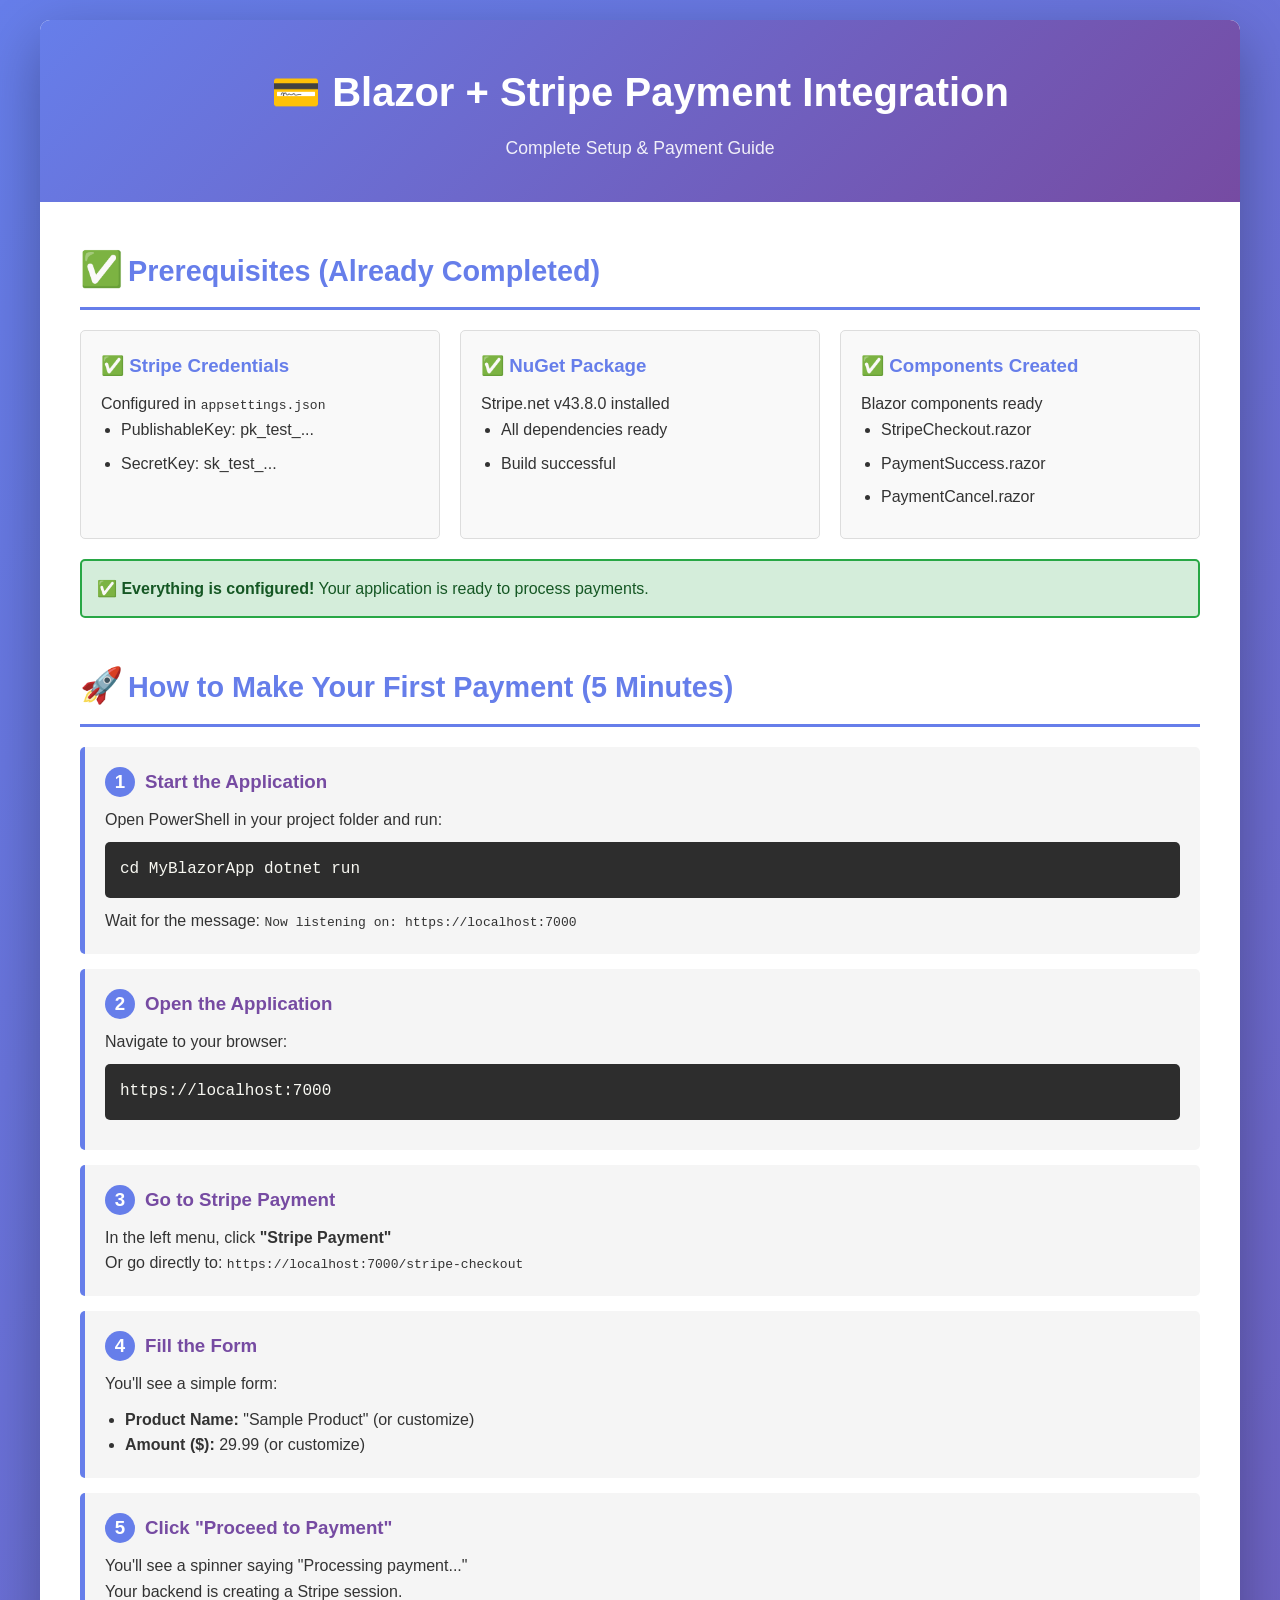
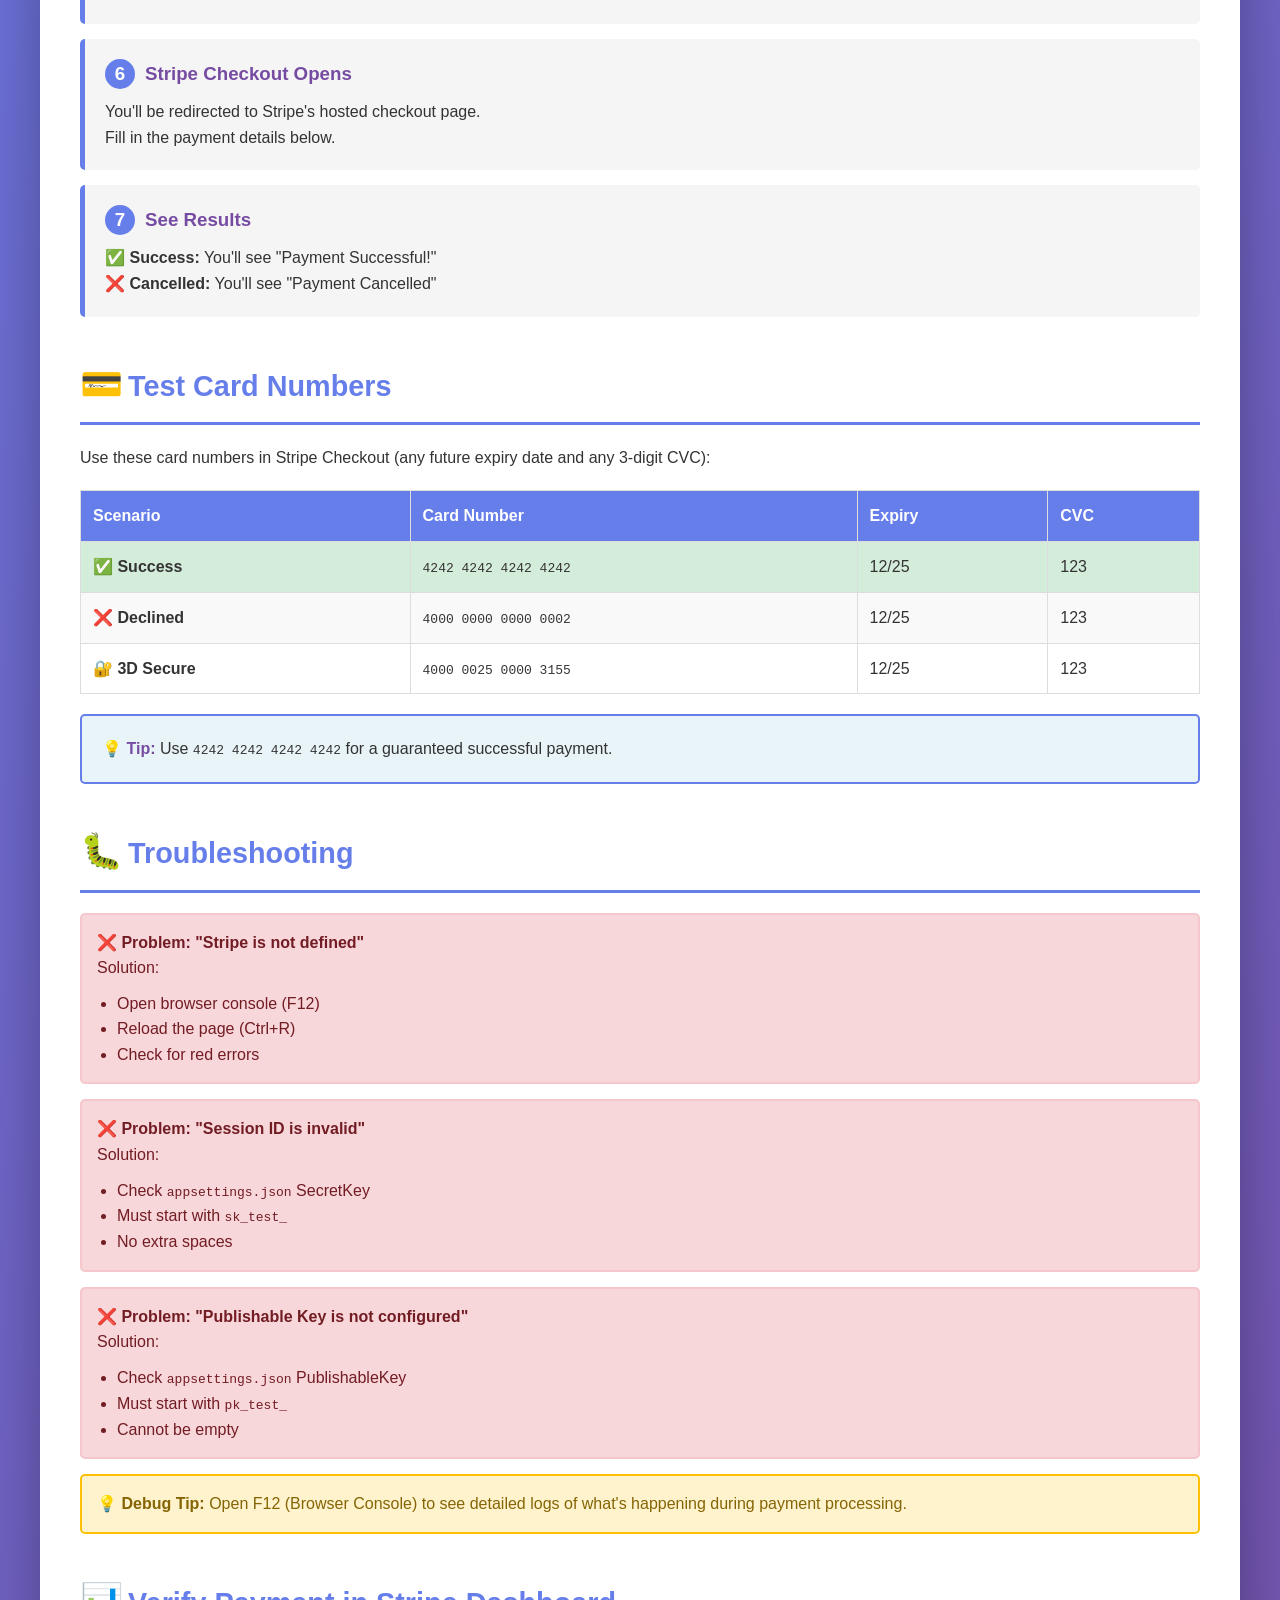
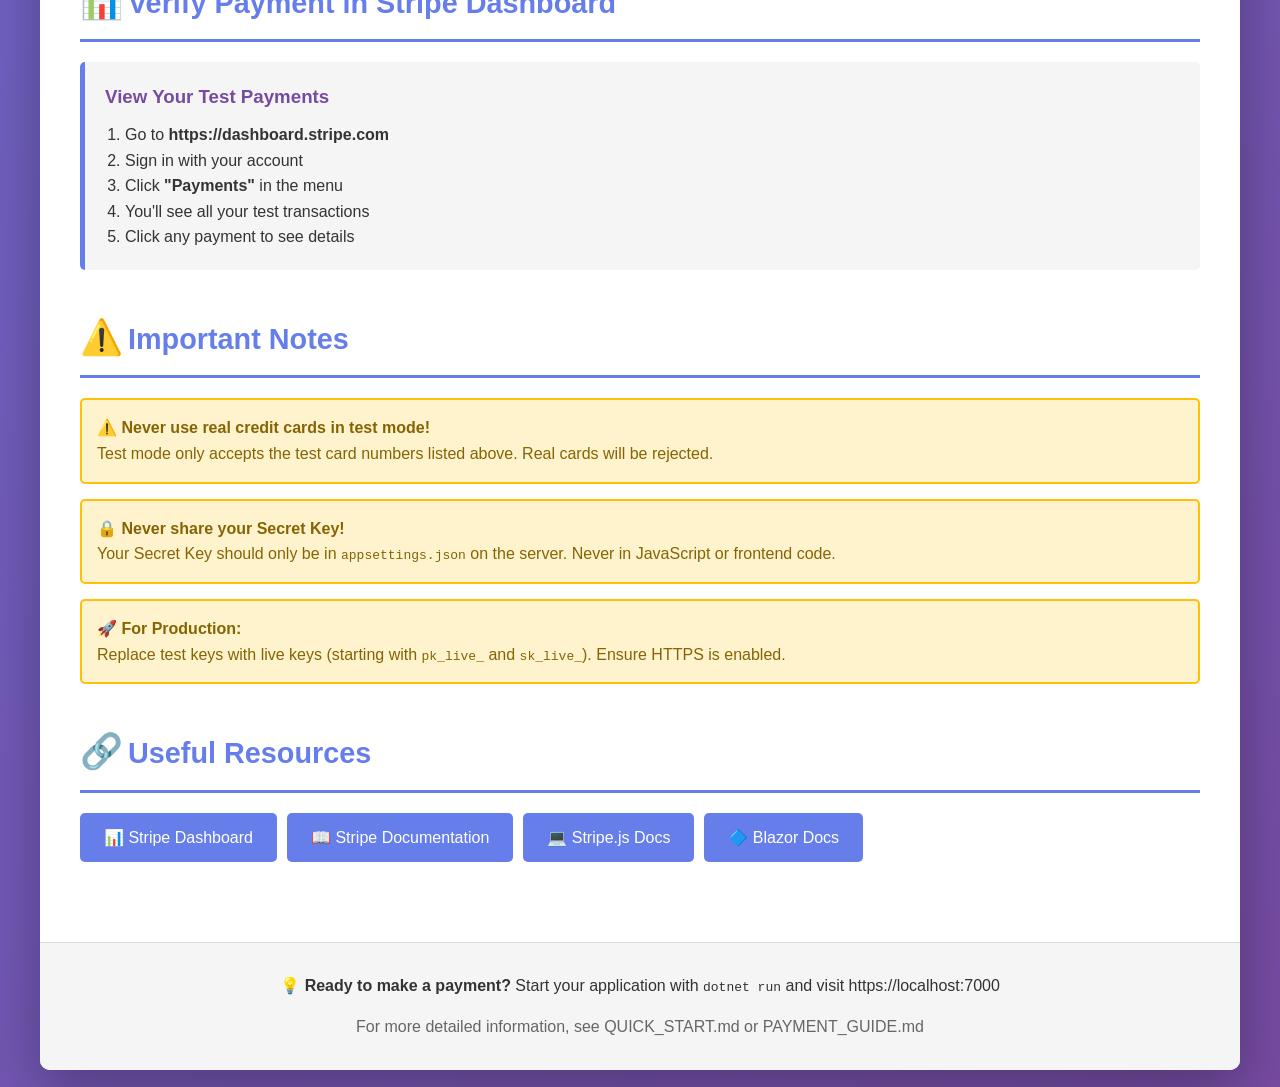
<file: wwwroot/stripe-setup-guide.html>
<!DOCTYPE html>
<html lang="en">
<head>
    <meta charset="UTF-8">
    <meta name="viewport" content="width=device-width, initial-scale=1.0">
    <title>Blazor + Stripe Payment Setup</title>
    <style>
        * {
            margin: 0;
            padding: 0;
            box-sizing: border-box;
        }
        
        body {
            font-family: -apple-system, BlinkMacSystemFont, 'Segoe UI', Roboto, Oxygen, Ubuntu, Cantarell, sans-serif;
            line-height: 1.6;
            color: #333;
            background: linear-gradient(135deg, #667eea 0%, #764ba2 100%);
            min-height: 100vh;
            padding: 20px;
        }
        
        .container {
            max-width: 1200px;
            margin: 0 auto;
            background: white;
            border-radius: 10px;
            box-shadow: 0 20px 60px rgba(0,0,0,0.3);
            overflow: hidden;
        }
        
        .header {
            background: linear-gradient(135deg, #667eea 0%, #764ba2 100%);
            color: white;
            padding: 40px;
            text-align: center;
        }
        
        .header h1 {
            font-size: 2.5em;
            margin-bottom: 10px;
        }
        
        .header p {
            font-size: 1.1em;
            opacity: 0.9;
        }
        
        .content {
            padding: 40px;
        }
        
        .section {
            margin-bottom: 40px;
        }
        
        .section h2 {
            color: #667eea;
            margin-bottom: 20px;
            font-size: 1.8em;
            border-bottom: 3px solid #667eea;
            padding-bottom: 10px;
        }
        
        .step {
            background: #f5f5f5;
            padding: 20px;
            margin-bottom: 15px;
            border-left: 5px solid #667eea;
            border-radius: 5px;
        }
        
        .step h3 {
            color: #764ba2;
            margin-bottom: 10px;
            display: flex;
            align-items: center;
            gap: 10px;
        }
        
        .step-number {
            background: #667eea;
            color: white;
            width: 30px;
            height: 30px;
            border-radius: 50%;
            display: flex;
            align-items: center;
            justify-content: center;
            font-weight: bold;
        }
        
        .code-block {
            background: #2d2d2d;
            color: #f8f8f2;
            padding: 15px;
            border-radius: 5px;
            margin: 10px 0;
            overflow-x: auto;
            font-family: 'Courier New', monospace;
        }
        
        .card-info {
            background: #e8f4f8;
            border: 2px solid #667eea;
            padding: 20px;
            border-radius: 5px;
            margin: 15px 0;
        }
        
        .card-info strong {
            color: #764ba2;
        }
        
        .success {
            background: #d4edda;
            border: 2px solid #28a745;
            color: #155724;
            padding: 15px;
            border-radius: 5px;
            margin: 15px 0;
        }
        
        .warning {
            background: #fff3cd;
            border: 2px solid #ffc107;
            color: #856404;
            padding: 15px;
            border-radius: 5px;
            margin: 15px 0;
        }
        
        .error {
            background: #f8d7da;
            border: 2px solid #f5c6cb;
            color: #721c24;
            padding: 15px;
            border-radius: 5px;
            margin: 15px 0;
        }
        
        .button-group {
            display: flex;
            gap: 10px;
            flex-wrap: wrap;
            margin: 20px 0;
        }
        
        .button {
            background: #667eea;
            color: white;
            padding: 12px 24px;
            border: none;
            border-radius: 5px;
            cursor: pointer;
            font-size: 1em;
            transition: background 0.3s;
            text-decoration: none;
            display: inline-block;
        }
        
        .button:hover {
            background: #764ba2;
        }
        
        .button.secondary {
            background: #6c757d;
        }
        
        .button.secondary:hover {
            background: #5a6268;
        }
        
        table {
            width: 100%;
            border-collapse: collapse;
            margin: 20px 0;
        }
        
        table th,
        table td {
            border: 1px solid #ddd;
            padding: 12px;
            text-align: left;
        }
        
        table th {
            background: #667eea;
            color: white;
        }
        
        table tr:nth-child(even) {
            background: #f9f9f9;
        }
        
        .footer {
            background: #f5f5f5;
            padding: 30px;
            border-top: 1px solid #ddd;
            text-align: center;
        }
        
        .emoji {
            font-size: 1.2em;
            margin-right: 5px;
        }
        
        .grid {
            display: grid;
            grid-template-columns: repeat(auto-fit, minmax(300px, 1fr));
            gap: 20px;
            margin: 20px 0;
        }
        
        .grid-item {
            background: #f9f9f9;
            border: 1px solid #ddd;
            padding: 20px;
            border-radius: 5px;
        }
        
        .grid-item h3 {
            color: #667eea;
            margin-bottom: 10px;
        }
        
        .grid-item ul {
            margin-left: 20px;
        }
        
        .grid-item li {
            margin-bottom: 8px;
        }
    </style>
</head>
<body>
    <div class="container">
        <div class="header">
            <h1>💳 Blazor + Stripe Payment Integration</h1>
            <p>Complete Setup & Payment Guide</p>
        </div>
        
        <div class="content">
            <!-- Prerequisites Section -->
            <section class="section">
                <h2><span class="emoji">✅</span>Prerequisites (Already Completed)</h2>
                
                <div class="grid">
                    <div class="grid-item">
                        <h3>✅ Stripe Credentials</h3>
                        <p>Configured in <code>appsettings.json</code></p>
                        <ul>
                            <li>PublishableKey: pk_test_...</li>
                            <li>SecretKey: sk_test_...</li>
                        </ul>
                    </div>
                    <div class="grid-item">
                        <h3>✅ NuGet Package</h3>
                        <p>Stripe.net v43.8.0 installed</p>
                        <ul>
                            <li>All dependencies ready</li>
                            <li>Build successful</li>
                        </ul>
                    </div>
                    <div class="grid-item">
                        <h3>✅ Components Created</h3>
                        <p>Blazor components ready</p>
                        <ul>
                            <li>StripeCheckout.razor</li>
                            <li>PaymentSuccess.razor</li>
                            <li>PaymentCancel.razor</li>
                        </ul>
                    </div>
                </div>
                
                <div class="success">
                    <strong>✅ Everything is configured!</strong> Your application is ready to process payments.
                </div>
            </section>
            
            <!-- How to Make a Payment -->
            <section class="section">
                <h2><span class="emoji">🚀</span>How to Make Your First Payment (5 Minutes)</h2>
                
                <div class="step">
                    <h3><span class="step-number">1</span>Start the Application</h3>
                    <p>Open PowerShell in your project folder and run:</p>
                    <div class="code-block">cd MyBlazorApp
dotnet run</div>
                    <p>Wait for the message: <code>Now listening on: https://localhost:7000</code></p>
                </div>
                
                <div class="step">
                    <h3><span class="step-number">2</span>Open the Application</h3>
                    <p>Navigate to your browser:</p>
                    <div class="code-block">https://localhost:7000</div>
                </div>
                
                <div class="step">
                    <h3><span class="step-number">3</span>Go to Stripe Payment</h3>
                    <p>In the left menu, click <strong>"Stripe Payment"</strong></p>
                    <p>Or go directly to: <code>https://localhost:7000/stripe-checkout</code></p>
                </div>
                
                <div class="step">
                    <h3><span class="step-number">4</span>Fill the Form</h3>
                    <p>You'll see a simple form:</p>
                    <ul style="margin-left: 20px; margin-top: 10px;">
                        <li><strong>Product Name:</strong> "Sample Product" (or customize)</li>
                        <li><strong>Amount ($):</strong> 29.99 (or customize)</li>
                    </ul>
                </div>
                
                <div class="step">
                    <h3><span class="step-number">5</span>Click "Proceed to Payment"</h3>
                    <p>You'll see a spinner saying "Processing payment..."</p>
                    <p>Your backend is creating a Stripe session.</p>
                </div>
                
                <div class="step">
                    <h3><span class="step-number">6</span>Stripe Checkout Opens</h3>
                    <p>You'll be redirected to Stripe's hosted checkout page.</p>
                    <p>Fill in the payment details below.</p>
                </div>
                
                <div class="step">
                    <h3><span class="step-number">7</span>See Results</h3>
                    <p>✅ <strong>Success:</strong> You'll see "Payment Successful!"</p>
                    <p>❌ <strong>Cancelled:</strong> You'll see "Payment Cancelled"</p>
                </div>
            </section>
            
            <!-- Test Cards -->
            <section class="section">
                <h2><span class="emoji">💳</span>Test Card Numbers</h2>
                <p>Use these card numbers in Stripe Checkout (any future expiry date and any 3-digit CVC):</p>
                
                <table>
                    <thead>
                        <tr>
                            <th>Scenario</th>
                            <th>Card Number</th>
                            <th>Expiry</th>
                            <th>CVC</th>
                        </tr>
                    </thead>
                    <tbody>
                        <tr style="background: #d4edda;">
                            <td><strong>✅ Success</strong></td>
                            <td><code>4242 4242 4242 4242</code></td>
                            <td>12/25</td>
                            <td>123</td>
                        </tr>
                        <tr>
                            <td><strong>❌ Declined</strong></td>
                            <td><code>4000 0000 0000 0002</code></td>
                            <td>12/25</td>
                            <td>123</td>
                        </tr>
                        <tr>
                            <td><strong>🔐 3D Secure</strong></td>
                            <td><code>4000 0025 0000 3155</code></td>
                            <td>12/25</td>
                            <td>123</td>
                        </tr>
                    </tbody>
                </table>
                
                <div class="card-info">
                    <strong>💡 Tip:</strong> Use <code>4242 4242 4242 4242</code> for a guaranteed successful payment.
                </div>
            </section>
            
            <!-- Troubleshooting -->
            <section class="section">
                <h2><span class="emoji">🐛</span>Troubleshooting</h2>
                
                <div class="error">
                    <strong>❌ Problem: "Stripe is not defined"</strong>
                    <p>Solution:</p>
                    <ul style="margin-left: 20px; margin-top: 10px;">
                        <li>Open browser console (F12)</li>
                        <li>Reload the page (Ctrl+R)</li>
                        <li>Check for red errors</li>
                    </ul>
                </div>
                
                <div class="error">
                    <strong>❌ Problem: "Session ID is invalid"</strong>
                    <p>Solution:</p>
                    <ul style="margin-left: 20px; margin-top: 10px;">
                        <li>Check <code>appsettings.json</code> SecretKey</li>
                        <li>Must start with <code>sk_test_</code></li>
                        <li>No extra spaces</li>
                    </ul>
                </div>
                
                <div class="error">
                    <strong>❌ Problem: "Publishable Key is not configured"</strong>
                    <p>Solution:</p>
                    <ul style="margin-left: 20px; margin-top: 10px;">
                        <li>Check <code>appsettings.json</code> PublishableKey</li>
                        <li>Must start with <code>pk_test_</code></li>
                        <li>Cannot be empty</li>
                    </ul>
                </div>
                
                <div class="warning">
                    <strong>💡 Debug Tip:</strong> Open F12 (Browser Console) to see detailed logs of what's happening during payment processing.
                </div>
            </section>
            
            <!-- Verify Payment -->
            <section class="section">
                <h2><span class="emoji">📊</span>Verify Payment in Stripe Dashboard</h2>
                
                <div class="step">
                    <h3>View Your Test Payments</h3>
                    <ol style="margin-left: 20px; margin-top: 10px;">
                        <li>Go to <strong>https://dashboard.stripe.com</strong></li>
                        <li>Sign in with your account</li>
                        <li>Click <strong>"Payments"</strong> in the menu</li>
                        <li>You'll see all your test transactions</li>
                        <li>Click any payment to see details</li>
                    </ol>
                </div>
            </section>
            
            <!-- Important Notes -->
            <section class="section">
                <h2><span class="emoji">⚠️</span>Important Notes</h2>
                
                <div class="warning">
                    <strong>⚠️ Never use real credit cards in test mode!</strong>
                    <p>Test mode only accepts the test card numbers listed above. Real cards will be rejected.</p>
                </div>
                
                <div class="warning">
                    <strong>🔒 Never share your Secret Key!</strong>
                    <p>Your Secret Key should only be in <code>appsettings.json</code> on the server. Never in JavaScript or frontend code.</p>
                </div>
                
                <div class="warning">
                    <strong>🚀 For Production:</strong>
                    <p>Replace test keys with live keys (starting with <code>pk_live_</code> and <code>sk_live_</code>). Ensure HTTPS is enabled.</p>
                </div>
            </section>
            
            <!-- Quick Links -->
            <section class="section">
                <h2><span class="emoji">🔗</span>Useful Resources</h2>
                
                <div class="button-group">
                    <a href="https://dashboard.stripe.com" class="button" target="_blank">
                        📊 Stripe Dashboard
                    </a>
                    <a href="https://docs.stripe.com" class="button" target="_blank">
                        📖 Stripe Documentation
                    </a>
                    <a href="https://stripe.com/docs/stripe-js" class="button" target="_blank">
                        💻 Stripe.js Docs
                    </a>
                    <a href="https://learn.microsoft.com/en-us/aspnet/core/blazor" class="button" target="_blank">
                        🔷 Blazor Docs
                    </a>
                </div>
            </section>
        </div>
        
        <div class="footer">
            <p>💡 <strong>Ready to make a payment?</strong> Start your application with <code>dotnet run</code> and visit https://localhost:7000</p>
            <p style="margin-top: 15px; color: #666;">
                For more detailed information, see QUICK_START.md or PAYMENT_GUIDE.md
            </p>
        </div>
    </div>
</body>
</html>
</file>
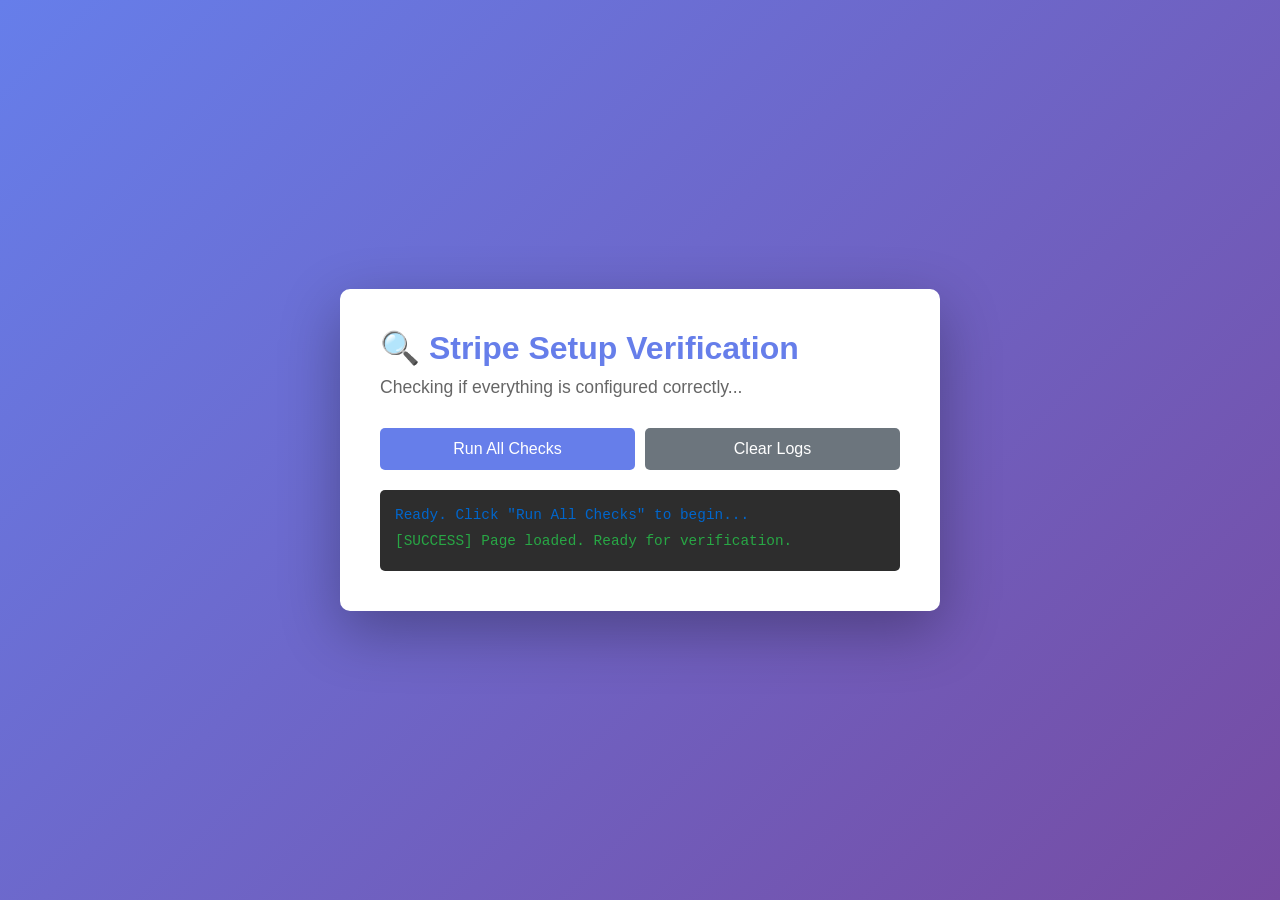
<file: wwwroot/verify-setup.html>
<!DOCTYPE html>
<html lang="en">
<head>
    <meta charset="UTF-8">
    <meta name="viewport" content="width=device-width, initial-scale=1.0">
    <title>Stripe Setup Verification</title>
    <style>
        * {
            margin: 0;
            padding: 0;
            box-sizing: border-box;
        }
        
        body {
            font-family: -apple-system, BlinkMacSystemFont, 'Segoe UI', Roboto, sans-serif;
            background: linear-gradient(135deg, #667eea 0%, #764ba2 100%);
            min-height: 100vh;
            display: flex;
            align-items: center;
            justify-content: center;
            padding: 20px;
        }
        
        .container {
            background: white;
            border-radius: 10px;
            box-shadow: 0 20px 60px rgba(0,0,0,0.3);
            max-width: 600px;
            width: 100%;
            padding: 40px;
        }
        
        h1 {
            color: #667eea;
            margin-bottom: 10px;
            font-size: 2em;
        }
        
        .subtitle {
            color: #666;
            margin-bottom: 30px;
            font-size: 1.1em;
        }
        
        .check-item {
            display: flex;
            align-items: center;
            padding: 15px;
            margin-bottom: 10px;
            background: #f9f9f9;
            border-left: 5px solid #ddd;
            border-radius: 5px;
            transition: all 0.3s;
        }
        
        .check-item.success {
            background: #d4edda;
            border-left-color: #28a745;
        }
        
        .check-item.error {
            background: #f8d7da;
            border-left-color: #dc3545;
        }
        
        .check-item.loading {
            background: #e7f3ff;
            border-left-color: #0066cc;
        }
        
        .icon {
            font-size: 1.5em;
            margin-right: 15px;
            min-width: 30px;
            text-align: center;
        }
        
        .text {
            flex: 1;
        }
        
        .label {
            font-weight: bold;
            color: #333;
            display: block;
            margin-bottom: 5px;
        }
        
        .description {
            font-size: 0.9em;
            color: #666;
        }
        
        .button-group {
            display: flex;
            gap: 10px;
            margin-top: 30px;
            flex-wrap: wrap;
        }
        
        button {
            flex: 1;
            padding: 12px;
            border: none;
            border-radius: 5px;
            font-size: 1em;
            cursor: pointer;
            transition: all 0.3s;
            min-width: 150px;
        }
        
        .btn-primary {
            background: #667eea;
            color: white;
        }
        
        .btn-primary:hover {
            background: #764ba2;
        }
        
        .btn-secondary {
            background: #6c757d;
            color: white;
        }
        
        .btn-secondary:hover {
            background: #5a6268;
        }
        
        .console-log {
            background: #2d2d2d;
            color: #f8f8f2;
            padding: 15px;
            border-radius: 5px;
            margin-top: 20px;
            max-height: 300px;
            overflow-y: auto;
            font-family: 'Courier New', monospace;
            font-size: 0.9em;
            line-height: 1.4;
        }
        
        .log-line {
            margin-bottom: 5px;
        }
        
        .log-success { color: #28a745; }
        .log-error { color: #dc3545; }
        .log-info { color: #0066cc; }
        .log-warn { color: #ffc107; }
        
        .summary {
            background: #e7f3ff;
            border: 2px solid #0066cc;
            border-radius: 5px;
            padding: 20px;
            margin-top: 20px;
        }
        
        .summary h3 {
            color: #0066cc;
            margin-bottom: 10px;
        }
        
        .summary p {
            color: #333;
            margin-bottom: 8px;
            line-height: 1.6;
        }
    </style>
</head>
<body>
    <div class="container">
        <h1>🔍 Stripe Setup Verification</h1>
        <p class="subtitle">Checking if everything is configured correctly...</p>
        
        <div id="checks"></div>
        
        <div class="button-group">
            <button class="btn-primary" onclick="runAllChecks()">Run All Checks</button>
            <button class="btn-secondary" onclick="clearLogs()">Clear Logs</button>
        </div>
        
        <div class="console-log" id="console">
            <div class="log-line log-info">Ready. Click "Run All Checks" to begin...</div>
        </div>
        
        <div class="summary" id="summary" style="display: none;">
            <h3>✅ Summary</h3>
            <p id="summary-text"></p>
        </div>
    </div>

    <script>
        const checks = [
            {
                name: 'Stripe.js Loaded',
                test: () => typeof Stripe !== 'undefined',
                description: 'Check if Stripe.js library is loaded'
            },
            {
                name: 'Window Object Available',
                test: () => typeof window !== 'undefined',
                description: 'Check if window object is accessible'
            },
            {
                name: 'redirectToCheckout Function',
                test: () => typeof window.redirectToCheckout === 'function',
                description: 'Check if payment redirect function exists'
            },
            {
                name: 'checkStripeExists Function',
                test: () => typeof window.checkStripeExists === 'function',
                description: 'Check if Stripe verification function exists'
            },
            {
                name: 'XMLHttpRequest Available',
                test: () => typeof XMLHttpRequest !== 'undefined',
                description: 'Check if AJAX requests are available'
            },
            {
                name: 'Fetch API Available',
                test: () => typeof fetch !== 'undefined',
                description: 'Check if Fetch API is available'
            }
        ];

        function log(message, type = 'info') {
            const console = document.getElementById('console');
            const line = document.createElement('div');
            line.className = `log-line log-${type}`;
            line.textContent = `[${type.toUpperCase()}] ${message}`;
            console.appendChild(line);
            console.scrollTop = console.scrollHeight;
        }

        function clearLogs() {
            document.getElementById('console').innerHTML = '';
            document.getElementById('summary').style.display = 'none';
        }

        function createCheckElement(check, result) {
            const div = document.createElement('div');
            div.className = `check-item ${result ? 'success' : 'error'}`;
            div.innerHTML = `
                <div class="icon">${result ? '✅' : '❌'}</div>
                <div class="text">
                    <span class="label">${check.name}</span>
                    <span class="description">${check.description}</span>
                </div>
            `;
            return div;
        }

        async function runAllChecks() {
            clearLogs();
            const checksContainer = document.getElementById('checks');
            checksContainer.innerHTML = '';
            
            log('Starting verification...', 'info');
            
            let passedChecks = 0;
            const results = [];

            for (const check of checks) {
                try {
                    log(`Testing: ${check.name}...`, 'info');
                    const result = check.test();
                    results.push({ check, result });
                    
                    if (result) {
                        log(`✅ PASSED: ${check.name}`, 'success');
                        passedChecks++;
                    } else {
                        log(`❌ FAILED: ${check.name}`, 'error');
                    }
                    
                    checksContainer.appendChild(createCheckElement(check, result));
                } catch (err) {
                    log(`❌ ERROR in ${check.name}: ${err.message}`, 'error');
                    checksContainer.appendChild(createCheckElement(check, false));
                }
                
                // Small delay for visual effect
                await new Promise(resolve => setTimeout(resolve, 300));
            }

            // Summary
            log(`\nVerification complete: ${passedChecks}/${checks.length} checks passed`, passedChecks === checks.length ? 'success' : 'warn');
            
            if (passedChecks === checks.length) {
                log('🎉 All systems go! You should be able to make payments.', 'success');
                document.getElementById('summary-text').innerHTML = `
                    <strong>✅ Everything looks good!</strong><br>
                    All required components are loaded and configured.<br>
                    <br>
                    You should now be able to:<br>
                    1. Go to /stripe-checkout<br>
                    2. Fill in the payment form<br>
                    3. Click "Proceed to Payment"<br>
                    4. Complete payment on Stripe
                `;
            } else {
                log('⚠️ Some checks failed. See details above.', 'warn');
                document.getElementById('summary-text').innerHTML = `
                    <strong>⚠️ Some issues found</strong><br>
                    Check the failures above and fix them.<br>
                    <br>
                    Common issues:<br>
                    • Reload the page (Ctrl+R)<br>
                    • Use a different browser<br>
                    • Check your internet connection
                `;
            }
            
            document.getElementById('summary').style.display = 'block';
        }

        // Automatically run checks when page loads
        window.addEventListener('load', () => {
            log('Page loaded. Ready for verification.', 'success');
        });
    </script>
</body>
</html>
</file>
